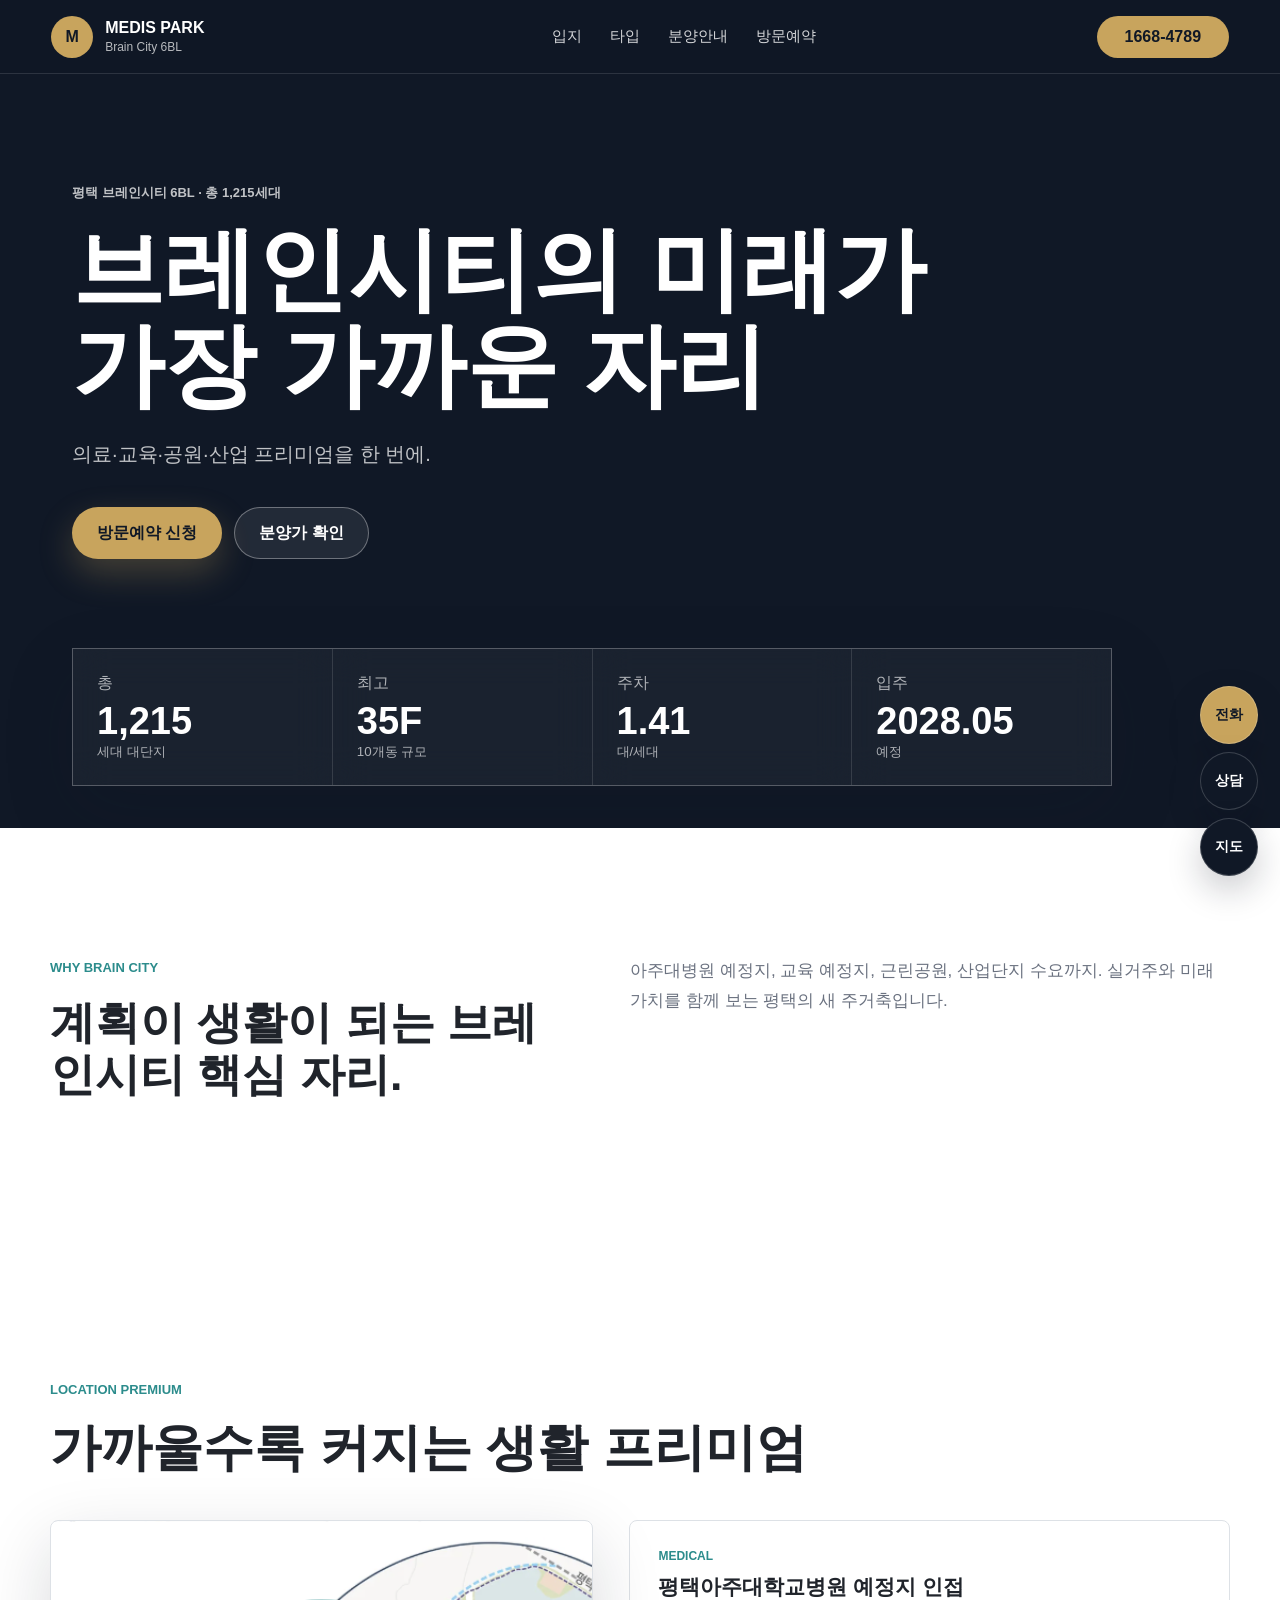
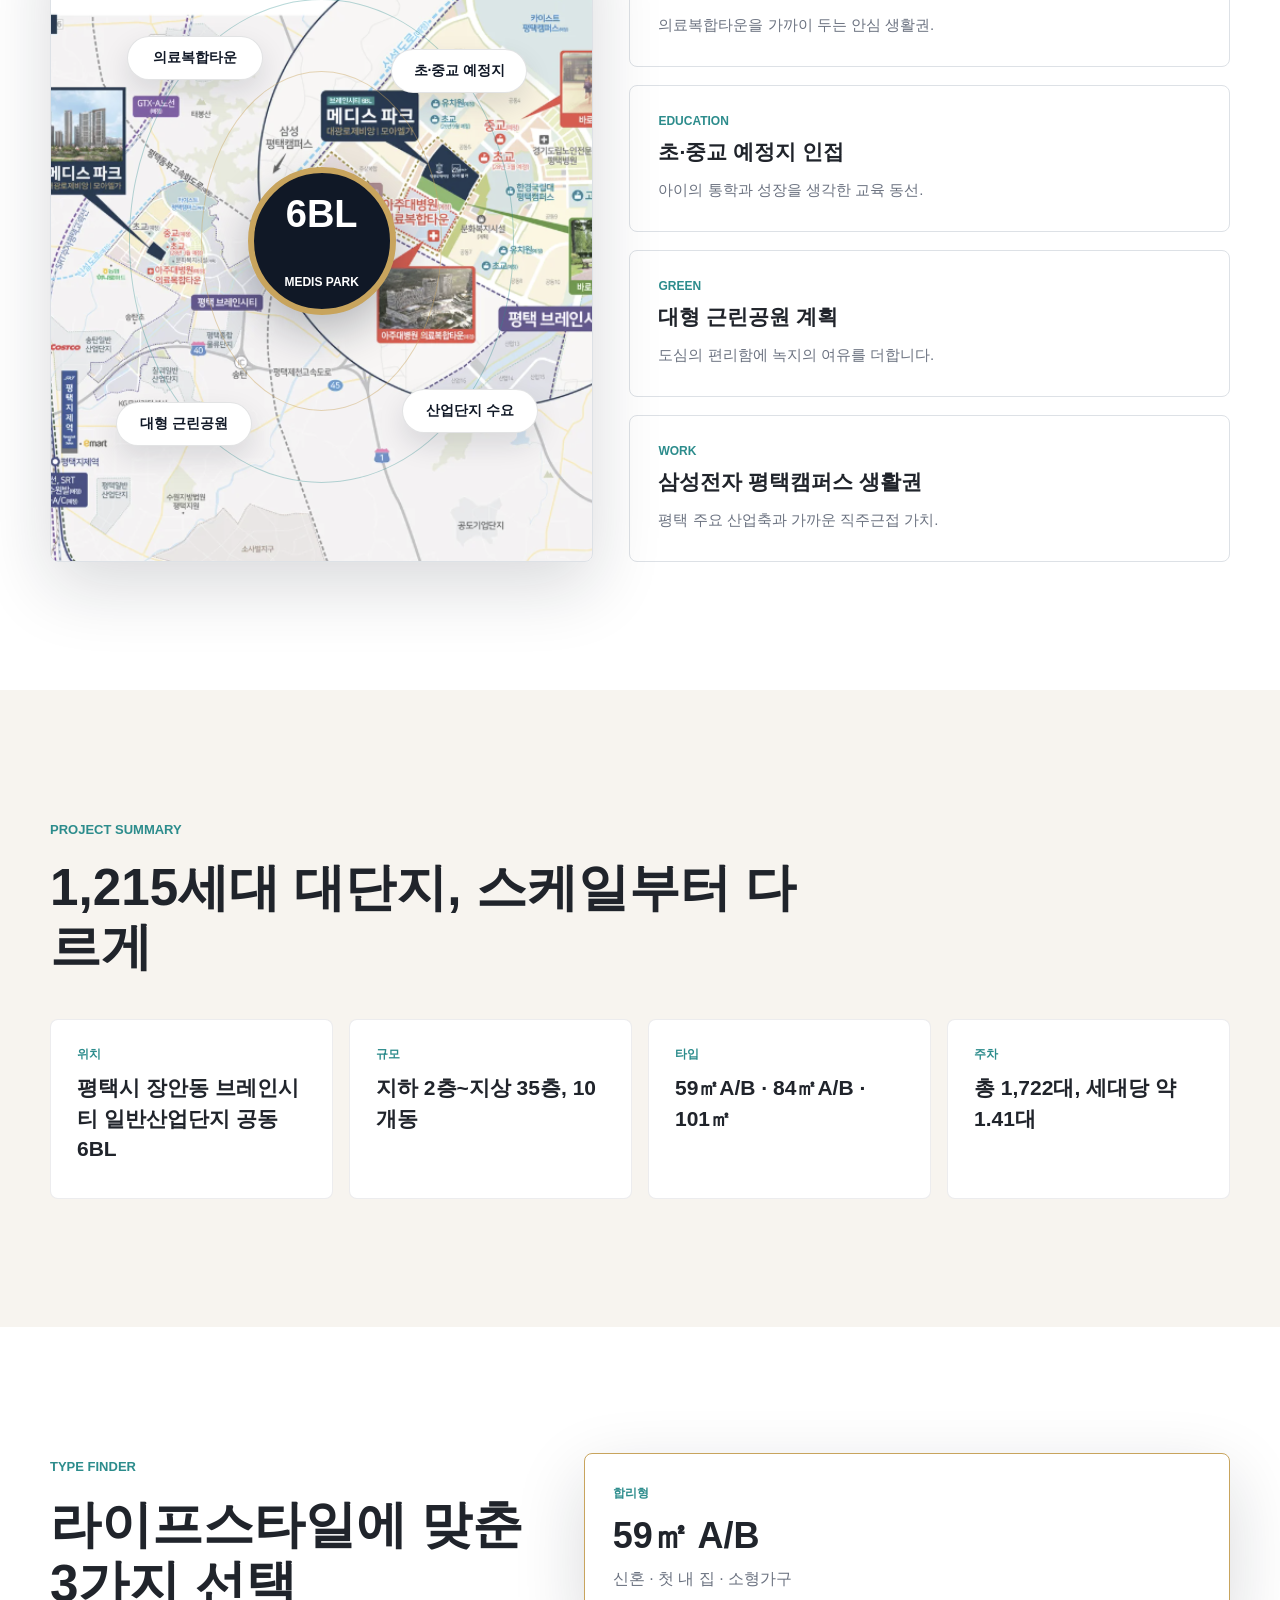
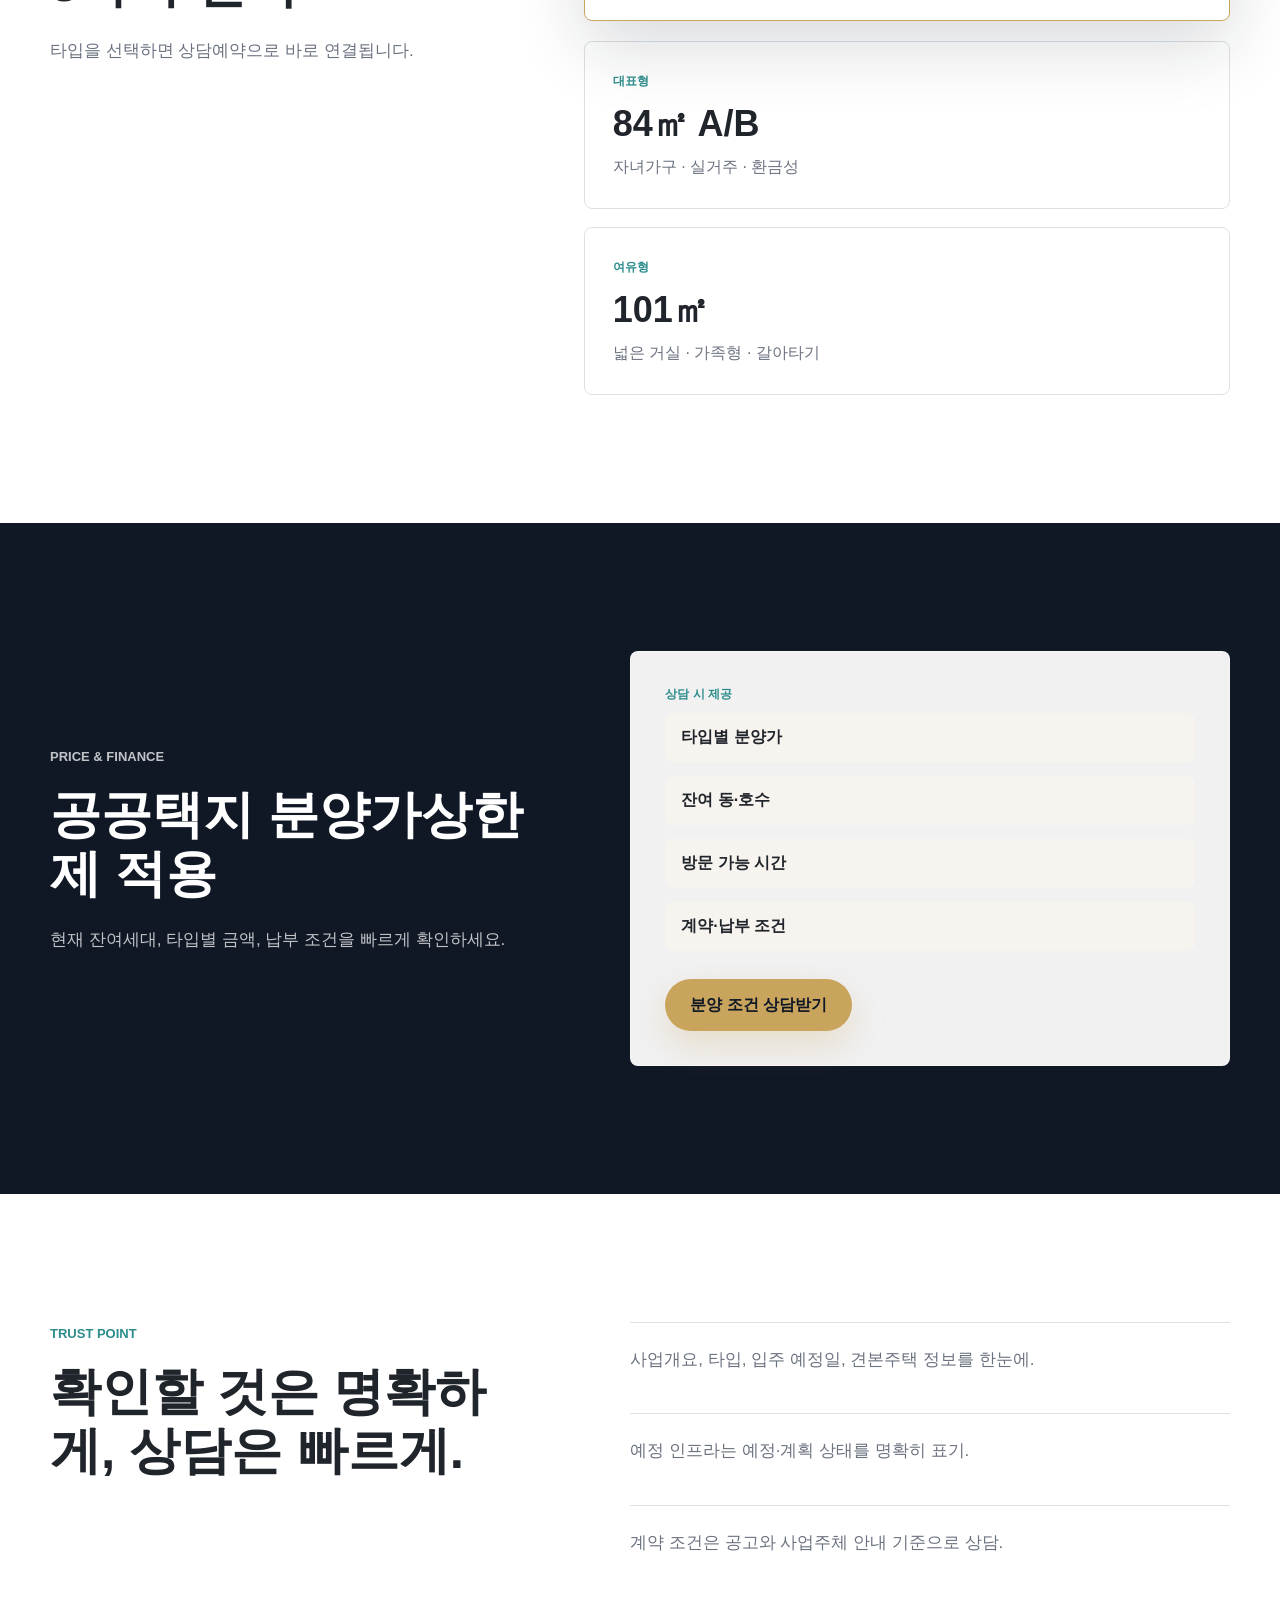
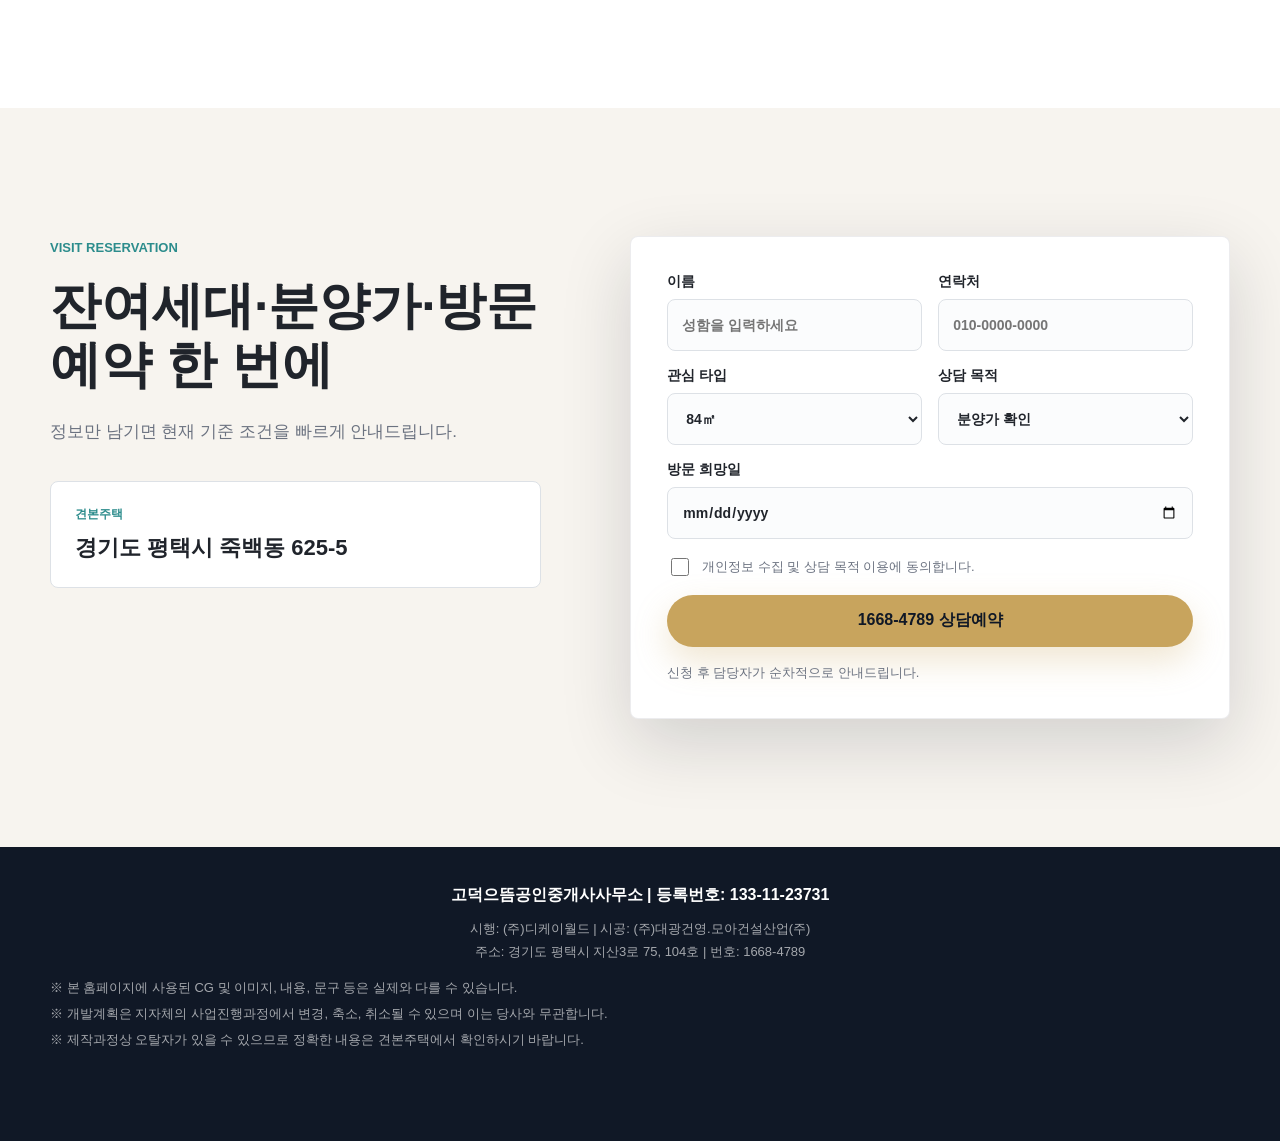
<file: index.html>
<!doctype html>
<html lang="ko">
  <head>
    <meta charset="UTF-8" />
    <meta name="viewport" content="width=device-width, initial-scale=1.0" />
    <title>브레인시티 메디스파크 대광로제비앙 모아엘가</title>
    <meta
      name="description"
      content="평택 브레인시티 6BL, 의료·교육·공원·산업 프리미엄을 가까이 누리는 1,215세대 대단지 분양홍보 랜딩페이지"
    />
    <link rel="stylesheet" href="styles.css?v=20260614-map" />
    <script defer src="config.js"></script>
    <script defer src="analytics.js"></script>
    <script defer src="script.js"></script>
  </head>
  <body>
    <header class="site-header" aria-label="상단 메뉴">
      <a class="brand" href="#top" aria-label="메인으로 이동">
        <span class="brand-mark">M</span>
        <span>
          <strong>MEDIS PARK</strong>
          <small>Brain City 6BL</small>
        </span>
      </a>
      <nav class="desktop-nav" aria-label="주요 메뉴">
        <a href="#location">입지</a>
        <a href="#types">타입</a>
        <a href="#price">분양안내</a>
        <a href="#visit">방문예약</a>
      </nav>
      <a class="header-call" href="tel:16684789">1668-4789</a>
    </header>

    <main id="top">
      <section class="hero section-dark">
        <div class="hero-bg" aria-hidden="true"></div>
        <div class="hero-content">
          <p class="eyebrow">평택 브레인시티 6BL · 총 1,215세대</p>
          <h1>
            브레인시티의 미래가<br />
            가장 가까운 자리
          </h1>
          <p class="hero-copy">
            의료·교육·공원·산업 프리미엄을 한 번에.
          </p>
          <div class="hero-actions">
            <a class="btn btn-primary" href="#visit">방문예약 신청</a>
            <a class="btn btn-ghost" href="#price">분양가 확인</a>
          </div>
        </div>
        <div class="hero-stats" aria-label="핵심 사업 정보">
          <article>
            <span>총</span>
            <strong>1,215</strong>
            <small>세대 대단지</small>
          </article>
          <article>
            <span>최고</span>
            <strong>35F</strong>
            <small>10개동 규모</small>
          </article>
          <article>
            <span>주차</span>
            <strong>1.41</strong>
            <small>대/세대</small>
          </article>
          <article>
            <span>입주</span>
            <strong>2028.05</strong>
            <small>예정</small>
          </article>
        </div>
      </section>

      <section class="intro">
        <div class="container intro-grid">
          <div>
            <p class="eyebrow dark">Why Brain City</p>
            <h2>계획이 생활이 되는 브레인시티 핵심 자리.</h2>
          </div>
          <p>
            아주대병원 예정지, 교육 예정지, 근린공원, 산업단지 수요까지.
            실거주와 미래가치를 함께 보는 평택의 새 주거축입니다.
          </p>
        </div>
      </section>

      <section id="location" class="location">
        <div class="container">
          <div class="section-heading">
            <p class="eyebrow dark">Location Premium</p>
            <h2>가까울수록 커지는 생활 프리미엄</h2>
          </div>
          <div class="location-grid">
            <div class="map-panel" aria-label="브레인시티 생활권 그래픽">
              <div class="map-orbit orbit-medical">의료복합타운</div>
              <div class="map-orbit orbit-school">초·중교 예정지</div>
              <div class="map-orbit orbit-park">대형 근린공원</div>
              <div class="map-orbit orbit-work">산업단지 수요</div>
              <div class="map-center">
                <strong>6BL</strong>
                <span>MEDIS PARK</span>
              </div>
            </div>
            <div class="feature-list">
              <article>
                <span>Medical</span>
                <h3>평택아주대학교병원 예정지 인접</h3>
                <p>의료복합타운을 가까이 두는 안심 생활권.</p>
              </article>
              <article>
                <span>Education</span>
                <h3>초·중교 예정지 인접</h3>
                <p>아이의 통학과 성장을 생각한 교육 동선.</p>
              </article>
              <article>
                <span>Green</span>
                <h3>대형 근린공원 계획</h3>
                <p>도심의 편리함에 녹지의 여유를 더합니다.</p>
              </article>
              <article>
                <span>Work</span>
                <h3>삼성전자 평택캠퍼스 생활권</h3>
                <p>평택 주요 산업축과 가까운 직주근접 가치.</p>
              </article>
            </div>
          </div>
        </div>
      </section>

      <section class="overview section-soft">
        <div class="container">
          <div class="section-heading">
            <p class="eyebrow dark">Project Summary</p>
            <h2>1,215세대 대단지, 스케일부터 다르게</h2>
          </div>
          <div class="overview-grid">
            <div class="overview-card">
              <span>위치</span>
              <strong>평택시 장안동 브레인시티 일반산업단지 공동 6BL</strong>
            </div>
            <div class="overview-card">
              <span>규모</span>
              <strong>지하 2층~지상 35층, 10개동</strong>
            </div>
            <div class="overview-card">
              <span>타입</span>
              <strong>59㎡A/B · 84㎡A/B · 101㎡</strong>
            </div>
            <div class="overview-card">
              <span>주차</span>
              <strong>총 1,722대, 세대당 약 1.41대</strong>
            </div>
          </div>
        </div>
      </section>

      <section id="types" class="types">
        <div class="container type-layout">
          <div class="section-heading sticky-heading">
            <p class="eyebrow dark">Type Finder</p>
            <h2>라이프스타일에 맞춘 3가지 선택</h2>
            <p>
              타입을 선택하면 상담예약으로 바로 연결됩니다.
            </p>
          </div>
          <div class="type-cards" role="tablist" aria-label="타입 선택">
            <button class="type-card active" type="button" data-type="59㎡">
              <span>합리형</span>
              <strong>59㎡ A/B</strong>
              <small>신혼 · 첫 내 집 · 소형가구</small>
            </button>
            <button class="type-card" type="button" data-type="84㎡">
              <span>대표형</span>
              <strong>84㎡ A/B</strong>
              <small>자녀가구 · 실거주 · 환금성</small>
            </button>
            <button class="type-card" type="button" data-type="101㎡">
              <span>여유형</span>
              <strong>101㎡</strong>
              <small>넓은 거실 · 가족형 · 갈아타기</small>
            </button>
          </div>
        </div>
      </section>

      <section id="price" class="price section-dark">
        <div class="container price-grid">
          <div>
            <p class="eyebrow">Price & Finance</p>
            <h2>공공택지 분양가상한제 적용</h2>
            <p>
              현재 잔여세대, 타입별 금액, 납부 조건을 빠르게 확인하세요.
            </p>
          </div>
          <div class="price-box">
            <span>상담 시 제공</span>
            <ul>
              <li>타입별 분양가</li>
              <li>잔여 동·호수</li>
              <li>방문 가능 시간</li>
              <li>계약·납부 조건</li>
            </ul>
            <a class="btn btn-primary" href="#visit">분양 조건 상담받기</a>
          </div>
        </div>
      </section>

      <section class="trust">
        <div class="container trust-grid">
          <div>
            <p class="eyebrow dark">Trust Point</p>
            <h2>확인할 것은 명확하게, 상담은 빠르게.</h2>
          </div>
          <div class="trust-items">
            <p>사업개요, 타입, 입주 예정일, 견본주택 정보를 한눈에.</p>
            <p>예정 인프라는 예정·계획 상태를 명확히 표기.</p>
            <p>계약 조건은 공고와 사업주체 안내 기준으로 상담.</p>
          </div>
        </div>
      </section>

      <section id="visit" class="visit section-soft">
        <div class="container visit-grid">
          <div class="visit-copy">
            <p class="eyebrow dark">Visit Reservation</p>
            <h2>잔여세대·분양가·방문예약 한 번에</h2>
            <p>
              정보만 남기면 현재 기준 조건을 빠르게 안내드립니다.
            </p>
            <div class="modelhouse">
              <span>견본주택</span>
              <strong>경기도 평택시 죽백동 625-5</strong>
            </div>
          </div>
          <form class="lead-form" id="leadForm">
            <label>
              이름
              <input type="text" name="name" placeholder="성함을 입력하세요" required />
            </label>
            <label>
              연락처
              <input type="tel" name="phone" placeholder="010-0000-0000" required />
            </label>
            <label>
              관심 타입
              <select name="type" id="typeSelect">
                <option>59㎡</option>
                <option selected>84㎡</option>
                <option>101㎡</option>
              </select>
            </label>
            <label>
              상담 목적
              <select name="purpose">
                <option>분양가 확인</option>
                <option>잔여세대 확인</option>
                <option>방문예약</option>
                <option>대출조건 상담</option>
              </select>
            </label>
            <label class="wide">
              방문 희망일
              <input type="date" name="date" />
            </label>
            <label class="agree wide">
              <input type="checkbox" required />
              <span>개인정보 수집 및 상담 목적 이용에 동의합니다.</span>
            </label>
            <button class="btn btn-primary wide" type="submit">1668-4789 상담예약</button>
            <p class="form-note" id="formNote">신청 후 담당자가 순차적으로 안내드립니다.</p>
          </form>
        </div>
      </section>
    </main>

    <aside class="floating-cta" aria-label="빠른 상담">
      <a href="tel:16684789">전화</a>
      <a href="#visit">상담</a>
      <a href="https://map.naver.com/" target="_blank" rel="noreferrer">지도</a>
    </aside>

    <footer class="footer">
      <div class="container">
        <strong>고덕으뜸공인중개사사무소 | 등록번호: 133-11-23731</strong>
        <p class="footer-company">
          시행: (주)디케이월드 | 시공: (주)대광건영.모아건설산업(주)
        </p>
        <p class="footer-company">
          주소: 경기도 평택시 지산3로 75, 104호 | 번호: 1668-4789
        </p>
        <ul class="footer-notes">
          <li>본 홈페이지에 사용된 CG 및 이미지, 내용, 문구 등은 실제와 다를 수 있습니다.</li>
          <li>개발계획은 지자체의 사업진행과정에서 변경, 축소, 취소될 수 있으며 이는 당사와 무관합니다.</li>
          <li>제작과정상 오탈자가 있을 수 있으므로 정확한 내용은 견본주택에서 확인하시기 바랍니다.</li>
        </ul>
      </div>
    </footer>
  </body>
</html>
</file>
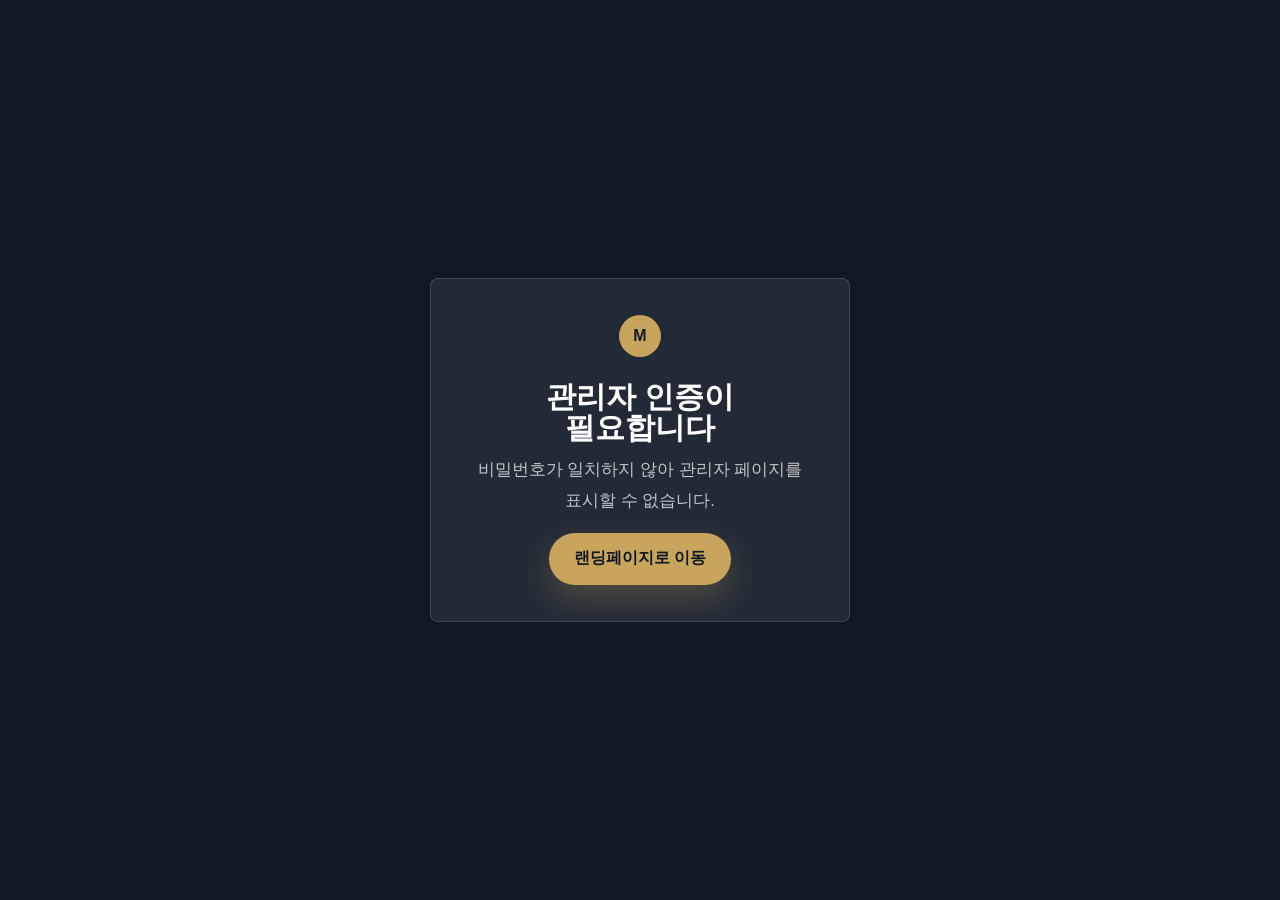
<file: admin.html>
<!doctype html>
<html lang="ko">
  <head>
    <meta charset="UTF-8" />
    <meta name="viewport" content="width=device-width, initial-scale=1.0" />
    <title>관리자 통계 · 메디스파크</title>
    <link rel="stylesheet" href="styles.css" />
    <script defer src="config.js"></script>
    <script defer src="analytics.js"></script>
    <script defer src="admin.js"></script>
  </head>
  <body data-admin="true" class="admin-body">
    <header class="admin-header">
      <a class="brand" href="index.html" aria-label="랜딩페이지로 이동">
        <span class="brand-mark">M</span>
        <span>
          <strong>MEDIS PARK</strong>
          <small>Analytics</small>
        </span>
      </a>
      <div class="admin-actions">
        <button class="btn btn-ghost admin-refresh" type="button" id="refreshBtn">새로고침</button>
        <button class="btn btn-primary" type="button" id="exportBtn">CSV 내보내기</button>
      </div>
    </header>

    <main class="admin-main">
      <section class="admin-hero">
        <p class="eyebrow">Admin Dashboard</p>
        <h1>접속 통계와 방문자 환경정보</h1>
        <p id="dataSourceNote">지역은 브라우저 시간대와 언어 기반 추정값입니다.</p>
      </section>

      <section class="admin-cards" aria-label="핵심 통계">
        <article>
          <span>총 이벤트</span>
          <strong id="totalVisits">0</strong>
        </article>
        <article>
          <span>고유 방문자</span>
          <strong id="uniqueVisitors">0</strong>
        </article>
        <article>
          <span>오늘 이벤트</span>
          <strong id="todayVisits">0</strong>
        </article>
        <article>
          <span>모바일 비율</span>
          <strong id="mobileRatio">0%</strong>
        </article>
      </section>

      <section class="admin-grid">
        <article class="admin-panel">
          <div class="panel-head">
            <h2>지역 추정</h2>
            <small>시간대·언어 기반</small>
          </div>
          <div class="bar-list" id="regionStats"></div>
        </article>
        <article class="admin-panel">
          <div class="panel-head">
            <h2>기기</h2>
            <small>Desktop / Mobile / Tablet</small>
          </div>
          <div class="bar-list" id="deviceStats"></div>
        </article>
        <article class="admin-panel">
          <div class="panel-head">
            <h2>브라우저</h2>
            <small>접속 브라우저</small>
          </div>
          <div class="bar-list" id="browserStats"></div>
        </article>
        <article class="admin-panel">
          <div class="panel-head">
            <h2>이벤트</h2>
            <small>페이지뷰·전화·상담</small>
          </div>
          <div class="bar-list" id="eventStats"></div>
        </article>
      </section>

      <section class="admin-panel">
        <div class="panel-head">
          <h2>최근 접속 목록</h2>
          <button class="text-button" type="button" id="clearBtn">데이터 초기화</button>
        </div>
        <div class="table-wrap">
          <table class="admin-table">
            <thead>
              <tr>
                <th>시간</th>
                <th>이벤트</th>
                <th>지역</th>
                <th>기기</th>
                <th>브라우저</th>
                <th>OS</th>
                <th>화면</th>
                <th>유입</th>
              </tr>
            </thead>
            <tbody id="visitRows"></tbody>
          </table>
        </div>
      </section>

      <section class="admin-panel">
        <div class="panel-head">
          <h2>현재 접속자 환경</h2>
          <small>이 관리자 페이지를 보고 있는 브라우저 기준</small>
        </div>
        <dl class="env-list" id="currentEnv"></dl>
      </section>
    </main>
  </body>
</html>
</file>
<file: styles.css>
:root {
  --navy: #101826;
  --ink: #20242b;
  --muted: #6b7280;
  --line: #dde1e6;
  --warm: #f7f4ef;
  --white: #ffffff;
  --gold: #c8a45d;
  --teal: #2c8c8c;
  --forest: #55705d;
  --shadow: 0 24px 70px rgba(16, 24, 38, 0.16);
}

* {
  box-sizing: border-box;
}

html {
  scroll-behavior: smooth;
}

body {
  margin: 0;
  color: var(--ink);
  font-family:
    Pretendard, "Noto Sans KR", "Apple SD Gothic Neo", Arial, sans-serif;
  background: var(--white);
  letter-spacing: 0;
}

a {
  color: inherit;
  text-decoration: none;
}

button,
input,
select {
  font: inherit;
}

.container {
  width: min(1180px, calc(100% - 40px));
  margin: 0 auto;
}

.site-header {
  position: fixed;
  top: 0;
  left: 0;
  right: 0;
  z-index: 20;
  display: flex;
  align-items: center;
  justify-content: space-between;
  gap: 24px;
  height: 74px;
  padding: 0 clamp(20px, 4vw, 54px);
  color: var(--white);
  background: rgba(16, 24, 38, 0.72);
  border-bottom: 1px solid rgba(255, 255, 255, 0.12);
  backdrop-filter: blur(18px);
}

.brand {
  display: inline-flex;
  align-items: center;
  gap: 12px;
  min-width: 220px;
}

.brand-mark {
  display: grid;
  place-items: center;
  width: 42px;
  height: 42px;
  color: var(--navy);
  background: var(--gold);
  border-radius: 50%;
  font-weight: 800;
}

.brand strong,
.brand small {
  display: block;
  line-height: 1.1;
}

.brand small {
  margin-top: 4px;
  color: rgba(255, 255, 255, 0.7);
  font-size: 12px;
}

.desktop-nav {
  display: flex;
  align-items: center;
  gap: 28px;
  color: rgba(255, 255, 255, 0.82);
  font-size: 15px;
}

.desktop-nav a:hover {
  color: var(--white);
}

.header-call {
  display: inline-flex;
  align-items: center;
  justify-content: center;
  min-width: 132px;
  height: 42px;
  color: var(--navy);
  background: var(--gold);
  border-radius: 999px;
  font-weight: 800;
}

.section-dark {
  color: var(--white);
  background: var(--navy);
}

.section-soft {
  background: var(--warm);
}

.hero {
  position: relative;
  display: grid;
  align-items: end;
  min-height: 92vh;
  padding: 130px clamp(20px, 6vw, 72px) 42px;
  overflow: hidden;
}

.hero-bg {
  position: absolute;
  inset: 0;
  background:
    linear-gradient(90deg, rgba(16, 24, 38, 0.92) 0%, rgba(16, 24, 38, 0.72) 43%, rgba(16, 24, 38, 0.2) 100%),
    linear-gradient(0deg, rgba(16, 24, 38, 0.88) 0%, rgba(16, 24, 38, 0.08) 48%),
    url("https://images.unsplash.com/photo-1486406146926-c627a92ad1ab?auto=format&fit=crop&w=2200&q=82") center/cover;
  transform: scale(1.02);
}

.hero-content {
  position: relative;
  z-index: 1;
  width: min(1080px, 100%);
  padding-bottom: 38px;
}

.eyebrow {
  margin: 0 0 18px;
  color: var(--gold);
  font-size: 13px;
  font-weight: 800;
  letter-spacing: 0;
  text-transform: uppercase;
}

.eyebrow.dark {
  color: var(--teal);
}

h1,
h2,
h3,
p {
  margin-top: 0;
}

h1 {
  margin-bottom: 24px;
  font-size: clamp(44px, 8vw, 92px);
  line-height: 1.04;
  letter-spacing: 0;
  word-break: keep-all;
  overflow-wrap: normal;
}

h2 {
  margin-bottom: 22px;
  font-size: clamp(30px, 4vw, 52px);
  line-height: 1.15;
  letter-spacing: 0;
}

h3 {
  margin-bottom: 10px;
  font-size: 21px;
  line-height: 1.35;
}

p {
  color: var(--muted);
  font-size: 17px;
  line-height: 1.78;
}

.section-dark p {
  color: rgba(255, 255, 255, 0.74);
}

.hero-copy {
  width: min(660px, 100%);
  font-size: 20px;
}

.hero-actions {
  display: flex;
  flex-wrap: wrap;
  gap: 12px;
  margin-top: 34px;
}

.btn {
  display: inline-flex;
  align-items: center;
  justify-content: center;
  min-height: 52px;
  padding: 0 24px;
  border: 1px solid transparent;
  border-radius: 999px;
  cursor: pointer;
  font-weight: 800;
  transition: transform 0.2s ease, box-shadow 0.2s ease, background 0.2s ease;
}

.btn:hover {
  transform: translateY(-2px);
}

.btn-primary {
  color: var(--navy);
  background: var(--gold);
  box-shadow: 0 14px 34px rgba(200, 164, 93, 0.28);
}

.btn-ghost {
  color: var(--white);
  border-color: rgba(255, 255, 255, 0.34);
  background: rgba(255, 255, 255, 0.08);
}

.hero-stats {
  position: relative;
  z-index: 1;
  display: grid;
  grid-template-columns: repeat(4, minmax(0, 1fr));
  gap: 1px;
  width: min(1040px, 100%);
  background: rgba(255, 255, 255, 0.16);
  border: 1px solid rgba(255, 255, 255, 0.16);
  box-shadow: var(--shadow);
}

.hero-stats article {
  padding: 24px;
  background: rgba(16, 24, 38, 0.72);
  backdrop-filter: blur(16px);
}

.hero-stats span,
.hero-stats small {
  display: block;
  color: rgba(255, 255, 255, 0.65);
}

.hero-stats strong {
  display: block;
  margin: 8px 0 3px;
  color: var(--white);
  font-size: clamp(26px, 4vw, 38px);
  line-height: 1;
}

.intro,
.location,
.overview,
.types,
.price,
.trust,
.visit {
  padding: clamp(72px, 10vw, 128px) 0;
}

.intro-grid,
.price-grid,
.trust-grid,
.visit-grid {
  display: grid;
  grid-template-columns: minmax(0, 0.9fr) minmax(0, 1.1fr);
  gap: clamp(34px, 7vw, 96px);
  align-items: start;
}

.intro h2 {
  font-size: clamp(28px, 3.5vw, 46px);
}

.section-heading {
  max-width: 760px;
  margin-bottom: 42px;
}

.location-grid {
  display: grid;
  grid-template-columns: minmax(340px, 0.95fr) minmax(0, 1.05fr);
  gap: 36px;
  align-items: stretch;
}

.map-panel {
  position: relative;
  min-height: 590px;
  overflow: hidden;
  background:
    linear-gradient(rgba(255, 255, 255, 0.08), rgba(255, 255, 255, 0.08)),
    url("location-map-bg.png") center/cover;
  border: 1px solid var(--line);
  border-radius: 8px;
  box-shadow: var(--shadow);
}

.map-panel::before,
.map-panel::after {
  content: "";
  position: absolute;
  inset: 78px;
  border: 1px solid rgba(44, 140, 140, 0.34);
  border-radius: 50%;
}

.map-panel::after {
  inset: 150px;
  border-color: rgba(200, 164, 93, 0.44);
}

.map-center {
  position: absolute;
  left: 50%;
  top: 50%;
  display: grid;
  place-items: center;
  width: 148px;
  height: 148px;
  color: var(--white);
  background: var(--navy);
  border: 6px solid var(--gold);
  border-radius: 50%;
  transform: translate(-50%, -50%);
  box-shadow: 0 18px 45px rgba(16, 24, 38, 0.28);
  text-align: center;
}

.map-center strong {
  font-size: 38px;
}

.map-center span {
  font-size: 12px;
  font-weight: 800;
}

.map-orbit {
  position: absolute;
  z-index: 1;
  display: inline-flex;
  align-items: center;
  justify-content: center;
  min-width: 136px;
  min-height: 44px;
  padding: 10px 16px;
  color: var(--navy);
  background: var(--white);
  border: 1px solid rgba(16, 24, 38, 0.12);
  border-radius: 999px;
  box-shadow: 0 12px 28px rgba(16, 24, 38, 0.12);
  font-size: 14px;
  font-weight: 800;
}

.orbit-medical {
  top: 18%;
  left: 14%;
}

.orbit-school {
  top: 20%;
  right: 12%;
}

.orbit-park {
  bottom: 18%;
  left: 12%;
}

.orbit-work {
  right: 10%;
  bottom: 20%;
}

.feature-list {
  display: grid;
  gap: 18px;
}

.feature-list article {
  padding: 28px;
  background: var(--white);
  border: 1px solid var(--line);
  border-radius: 8px;
}

.feature-list span,
.overview-card span,
.type-card span,
.price-box span,
.modelhouse span {
  display: block;
  margin-bottom: 10px;
  color: var(--teal);
  font-size: 12px;
  font-weight: 900;
  text-transform: uppercase;
}

.feature-list p {
  margin-bottom: 0;
  font-size: 15px;
}

.overview-grid {
  display: grid;
  grid-template-columns: repeat(4, minmax(0, 1fr));
  gap: 16px;
}

.overview-card {
  min-height: 180px;
  padding: 26px;
  background: var(--white);
  border: 1px solid rgba(16, 24, 38, 0.08);
  border-radius: 8px;
}

.overview-card strong {
  display: block;
  font-size: 21px;
  line-height: 1.45;
}

.type-layout {
  display: grid;
  grid-template-columns: minmax(0, 0.85fr) minmax(0, 1.15fr);
  gap: 56px;
}

.sticky-heading {
  position: sticky;
  top: 108px;
}

.type-cards {
  display: grid;
  gap: 18px;
}

.type-card {
  width: 100%;
  min-height: 168px;
  padding: 28px;
  color: var(--ink);
  text-align: left;
  background: var(--white);
  border: 1px solid var(--line);
  border-radius: 8px;
  cursor: pointer;
  transition: border-color 0.2s ease, box-shadow 0.2s ease, transform 0.2s ease;
}

.type-card:hover,
.type-card.active {
  border-color: var(--gold);
  box-shadow: var(--shadow);
  transform: translateY(-2px);
}

.type-card strong {
  display: block;
  margin-bottom: 8px;
  font-size: 36px;
}

.type-card small {
  color: var(--muted);
  font-size: 16px;
}

.price {
  position: relative;
  overflow: hidden;
}

.price::before {
  content: "";
  position: absolute;
  inset: 0;
  background:
    linear-gradient(90deg, rgba(16, 24, 38, 0.95), rgba(16, 24, 38, 0.76)),
    url("https://images.unsplash.com/photo-1494526585095-c41746248156?auto=format&fit=crop&w=1800&q=80") center/cover;
}

.price-grid {
  position: relative;
  z-index: 1;
  align-items: center;
}

.price-box {
  padding: 34px;
  color: var(--ink);
  background: rgba(255, 255, 255, 0.94);
  border: 1px solid rgba(255, 255, 255, 0.5);
  border-radius: 8px;
}

.price-box ul {
  display: grid;
  gap: 14px;
  margin: 0 0 28px;
  padding: 0;
  list-style: none;
}

.price-box li {
  padding: 14px 16px;
  background: var(--warm);
  border-radius: 8px;
  font-weight: 700;
}

.trust-items {
  display: grid;
  gap: 16px;
}

.trust-items p {
  margin: 0;
  padding: 22px 0;
  border-top: 1px solid var(--line);
}

.visit-grid {
  align-items: stretch;
}

.modelhouse {
  margin-top: 34px;
  padding: 24px;
  background: var(--white);
  border: 1px solid var(--line);
  border-radius: 8px;
}

.modelhouse strong {
  display: block;
  font-size: 22px;
}

.lead-form {
  display: grid;
  grid-template-columns: repeat(2, minmax(0, 1fr));
  gap: 16px;
  padding: clamp(24px, 4vw, 36px);
  background: var(--white);
  border: 1px solid rgba(16, 24, 38, 0.08);
  border-radius: 8px;
  box-shadow: var(--shadow);
}

.lead-form label {
  display: grid;
  gap: 8px;
  color: var(--ink);
  font-size: 14px;
  font-weight: 800;
}

.lead-form input,
.lead-form select {
  width: 100%;
  min-height: 52px;
  padding: 0 14px;
  color: var(--ink);
  background: #fbfcfd;
  border: 1px solid var(--line);
  border-radius: 8px;
}

.lead-form input:focus,
.lead-form select:focus {
  outline: 2px solid rgba(44, 140, 140, 0.24);
  border-color: var(--teal);
}

.wide {
  grid-column: 1 / -1;
}

.agree {
  display: flex !important;
  grid-template-columns: none !important;
  align-items: center;
  gap: 10px !important;
  color: var(--muted) !important;
  font-size: 13px !important;
  font-weight: 500 !important;
}

.agree input {
  width: 18px;
  min-height: 18px;
}

.form-note {
  grid-column: 1 / -1;
  margin: 0;
  color: var(--muted);
  font-size: 13px;
  line-height: 1.5;
}

.floating-cta {
  position: fixed;
  right: 22px;
  bottom: 24px;
  z-index: 30;
  display: grid;
  gap: 8px;
}

.floating-cta a {
  display: grid;
  place-items: center;
  width: 58px;
  height: 58px;
  color: var(--white);
  background: var(--navy);
  border: 1px solid rgba(255, 255, 255, 0.18);
  border-radius: 50%;
  box-shadow: 0 14px 34px rgba(16, 24, 38, 0.22);
  font-size: 14px;
  font-weight: 900;
}

.floating-cta a:first-child {
  color: var(--navy);
  background: var(--gold);
}

.footer {
  padding: 38px 0 90px;
  color: rgba(255, 255, 255, 0.68);
  background: var(--navy);
}

.footer strong {
  display: block;
  margin-bottom: 12px;
  color: var(--white);
  text-align: center;
}

.footer p {
  max-width: 920px;
  margin: 0;
  color: rgba(255, 255, 255, 0.62);
  font-size: 13px;
  line-height: 1.7;
}

.footer-company {
  max-width: none !important;
  text-align: center;
}

.footer-notes {
  display: grid;
  gap: 4px;
  max-width: 920px;
  margin: 14px 0 0;
  padding: 0;
  color: rgba(255, 255, 255, 0.62);
  font-size: 13px;
  line-height: 1.7;
  list-style: none;
}

.footer-notes li::before {
  content: "※ ";
}

.admin-body {
  min-height: 100vh;
  background: #f4f6f8;
}

.admin-lock {
  display: grid;
  min-height: 100vh;
  place-items: center;
  padding: 28px;
  color: var(--white);
  background: var(--navy);
}

.admin-lock section {
  width: min(420px, 100%);
  padding: 36px;
  text-align: center;
  background: rgba(255, 255, 255, 0.08);
  border: 1px solid rgba(255, 255, 255, 0.14);
  border-radius: 8px;
}

.admin-lock .brand-mark {
  display: inline-grid;
  margin-bottom: 24px;
}

.admin-lock h1 {
  margin-bottom: 12px;
  font-size: 30px;
}

.admin-lock p {
  color: rgba(255, 255, 255, 0.72);
}

.admin-header {
  position: sticky;
  top: 0;
  z-index: 10;
  display: flex;
  align-items: center;
  justify-content: space-between;
  gap: 20px;
  min-height: 78px;
  padding: 14px clamp(18px, 4vw, 48px);
  color: var(--white);
  background: var(--navy);
  border-bottom: 1px solid rgba(255, 255, 255, 0.12);
}

.admin-actions {
  display: flex;
  gap: 10px;
}

.admin-refresh {
  color: var(--white);
}

.admin-main {
  width: min(1240px, calc(100% - 36px));
  margin: 0 auto;
  padding: clamp(34px, 6vw, 72px) 0 80px;
}

.admin-hero {
  margin-bottom: 28px;
}

.admin-hero h1 {
  margin-bottom: 14px;
  color: var(--navy);
  font-size: clamp(34px, 5vw, 58px);
}

.admin-hero p {
  max-width: 780px;
}

.admin-cards {
  display: grid;
  grid-template-columns: repeat(4, minmax(0, 1fr));
  gap: 16px;
  margin-bottom: 18px;
}

.admin-cards article,
.admin-panel {
  background: var(--white);
  border: 1px solid rgba(16, 24, 38, 0.08);
  border-radius: 8px;
  box-shadow: 0 16px 40px rgba(16, 24, 38, 0.08);
}

.admin-cards article {
  min-height: 138px;
  padding: 24px;
}

.admin-cards span {
  display: block;
  margin-bottom: 12px;
  color: var(--muted);
  font-size: 13px;
  font-weight: 800;
}

.admin-cards strong {
  color: var(--navy);
  font-size: clamp(30px, 4vw, 48px);
  line-height: 1;
}

.admin-grid {
  display: grid;
  grid-template-columns: repeat(2, minmax(0, 1fr));
  gap: 18px;
  margin-bottom: 18px;
}

.admin-panel {
  padding: 24px;
  margin-bottom: 18px;
}

.panel-head {
  display: flex;
  align-items: center;
  justify-content: space-between;
  gap: 16px;
  margin-bottom: 20px;
}

.panel-head h2 {
  margin: 0;
  color: var(--navy);
  font-size: 22px;
}

.panel-head small {
  color: var(--muted);
}

.bar-list {
  display: grid;
  gap: 16px;
}

.bar-meta {
  display: flex;
  justify-content: space-between;
  gap: 14px;
  margin-bottom: 8px;
  color: var(--ink);
  font-size: 14px;
  font-weight: 800;
}

.bar-track {
  height: 9px;
  overflow: hidden;
  background: #edf0f3;
  border-radius: 999px;
}

.bar-track i {
  display: block;
  height: 100%;
  background: linear-gradient(90deg, var(--teal), var(--gold));
  border-radius: inherit;
}

.table-wrap {
  overflow-x: auto;
}

.admin-table {
  width: 100%;
  min-width: 920px;
  border-collapse: collapse;
  font-size: 14px;
}

.admin-table th,
.admin-table td {
  padding: 14px 12px;
  border-bottom: 1px solid var(--line);
  text-align: left;
  vertical-align: top;
}

.admin-table th {
  color: var(--muted);
  font-size: 12px;
  font-weight: 900;
  text-transform: uppercase;
}

.pill {
  display: inline-flex;
  align-items: center;
  min-height: 28px;
  padding: 0 10px;
  color: var(--navy);
  background: var(--warm);
  border-radius: 999px;
  font-size: 12px;
  font-weight: 900;
}

.text-button {
  padding: 0;
  color: #a73a3a;
  background: transparent;
  border: 0;
  cursor: pointer;
  font-weight: 900;
}

.env-list {
  display: grid;
  grid-template-columns: 180px minmax(0, 1fr);
  gap: 0;
  margin: 0;
}

.env-list dt,
.env-list dd {
  margin: 0;
  padding: 14px 0;
  border-bottom: 1px solid var(--line);
}

.env-list dt {
  color: var(--muted);
  font-weight: 900;
}

.env-list dd {
  overflow-wrap: anywhere;
}

.empty-text {
  margin: 0;
  color: var(--muted);
  font-size: 14px;
}

@media (max-width: 920px) {
  .desktop-nav {
    display: none;
  }

  .site-header {
    height: 66px;
  }

  .brand {
    min-width: 0;
  }

  .brand small {
    display: none;
  }

  .header-call {
    min-width: 108px;
    height: 38px;
    font-size: 14px;
  }

  .hero {
    min-height: 94vh;
    padding-top: 112px;
  }

  .hero-stats,
  .overview-grid,
  .intro-grid,
  .location-grid,
  .type-layout,
  .price-grid,
  .trust-grid,
  .visit-grid {
    grid-template-columns: 1fr;
  }

  .hero-stats {
    grid-template-columns: repeat(2, minmax(0, 1fr));
  }

  .map-panel {
    min-height: 470px;
  }

  .sticky-heading {
    position: static;
  }

  .floating-cta {
    left: 0;
    right: 0;
    bottom: 0;
    display: grid;
    grid-template-columns: repeat(3, 1fr);
    gap: 0;
    background: var(--navy);
    border-top: 1px solid rgba(255, 255, 255, 0.12);
  }

  .floating-cta a {
    width: auto;
    height: 58px;
    border-radius: 0;
    box-shadow: none;
  }

  .admin-cards,
  .admin-grid {
    grid-template-columns: 1fr;
  }

  .admin-header {
    align-items: flex-start;
    flex-direction: column;
  }
}

@media (max-width: 620px) {
  .container {
    width: min(100% - 28px, 1180px);
  }

  .site-header {
    padding: 0 14px;
  }

  .brand strong {
    max-width: 116px;
    overflow: hidden;
    font-size: 13px;
    white-space: nowrap;
    text-overflow: ellipsis;
  }

  .brand-mark {
    width: 36px;
    height: 36px;
  }

  h1 {
    font-size: 43px;
  }

  h2 {
    font-size: 31px;
  }

  .hero-copy {
    font-size: 17px;
  }

  .hero-actions .btn {
    width: 100%;
  }

  .hero-stats article {
    padding: 18px;
  }

  .hero-stats strong {
    font-size: 25px;
  }

  .map-panel {
    min-height: 420px;
  }

  .map-panel::before {
    inset: 44px;
  }

  .map-panel::after {
    inset: 112px;
  }

  .map-orbit {
    min-width: 112px;
    min-height: 38px;
    padding: 8px 11px;
    font-size: 12px;
  }

  .orbit-medical {
    top: 12%;
    left: 6%;
  }

  .orbit-school {
    top: 14%;
    right: 5%;
  }

  .orbit-park {
    bottom: 14%;
    left: 5%;
  }

  .orbit-work {
    right: 5%;
    bottom: 13%;
  }

  .lead-form {
    grid-template-columns: 1fr;
  }

  .admin-actions {
    width: 100%;
    flex-direction: column;
  }

  .admin-actions .btn {
    width: 100%;
  }

  .env-list {
    grid-template-columns: 1fr;
  }

  .env-list dt {
    padding-bottom: 4px;
    border-bottom: 0;
  }

  .env-list dd {
    padding-top: 0;
  }
}
</file>
